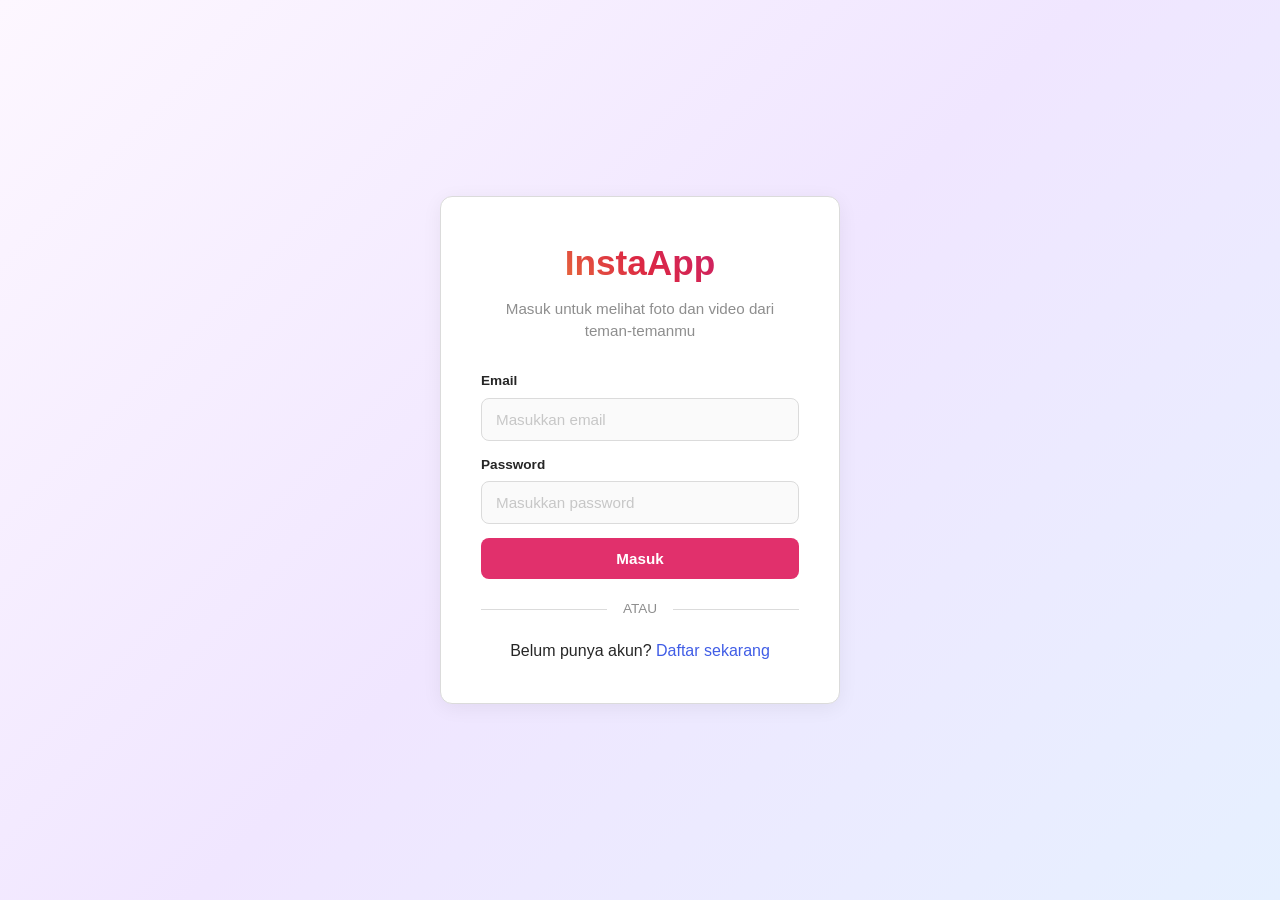
<file: public/index.html>
<!DOCTYPE html>
<html lang="id">
<head>
    <meta charset="UTF-8">
    <meta name="viewport" content="width=device-width, initial-scale=1.0">
    <title>InstaApp - Login</title>
    <link rel="stylesheet" href="assets/css/style.css">
</head>
<body>
    <div class="auth-container">
        <div class="auth-box">
            <h1 class="auth-box__logo">InstaApp</h1>
            <p class="auth-box__subtitle">Masuk untuk melihat foto dan video dari teman-temanmu</p>

            <div id="alert" class="alert"></div>

            <form id="loginForm">
                <div class="form-group">
                    <label for="email">Email</label>
                    <input type="email" id="email" class="form-input" placeholder="Masukkan email" required>
                </div>
                <div class="form-group">
                    <label for="password">Password</label>
                    <input type="password" id="password" class="form-input" placeholder="Masukkan password" required>
                </div>
                <button type="submit" class="btn btn-primary" id="loginBtn">Masuk</button>
            </form>

            <div class="auth-box__divider">ATAU</div>

            <p>Belum punya akun? <a href="register.html">Daftar sekarang</a></p>
        </div>
    </div>

    <script src="assets/js/app.js"></script>
    <script>
        document.getElementById('loginForm').addEventListener('submit', async function(e) {
            e.preventDefault();
            const btn = document.getElementById('loginBtn');
            btn.disabled = true;
            btn.innerHTML = '<span class="spinner"></span> Memproses...';

            try {
                const res = await api.login(
                    document.getElementById('email').value,
                    document.getElementById('password').value
                );

                if (res.error) {
                    showAlert(res.error, 'error');
                } else {
                    showAlert('Login berhasil! Mengalihkan...', 'success');
                    setTimeout(() => window.location.href = 'feed.html', 800);
                }
            } catch (err) {
                showAlert('Terjadi kesalahan, coba lagi', 'error');
            }

            btn.disabled = false;
            btn.textContent = 'Masuk';
        });
    </script>
</body>
</html>
</file>
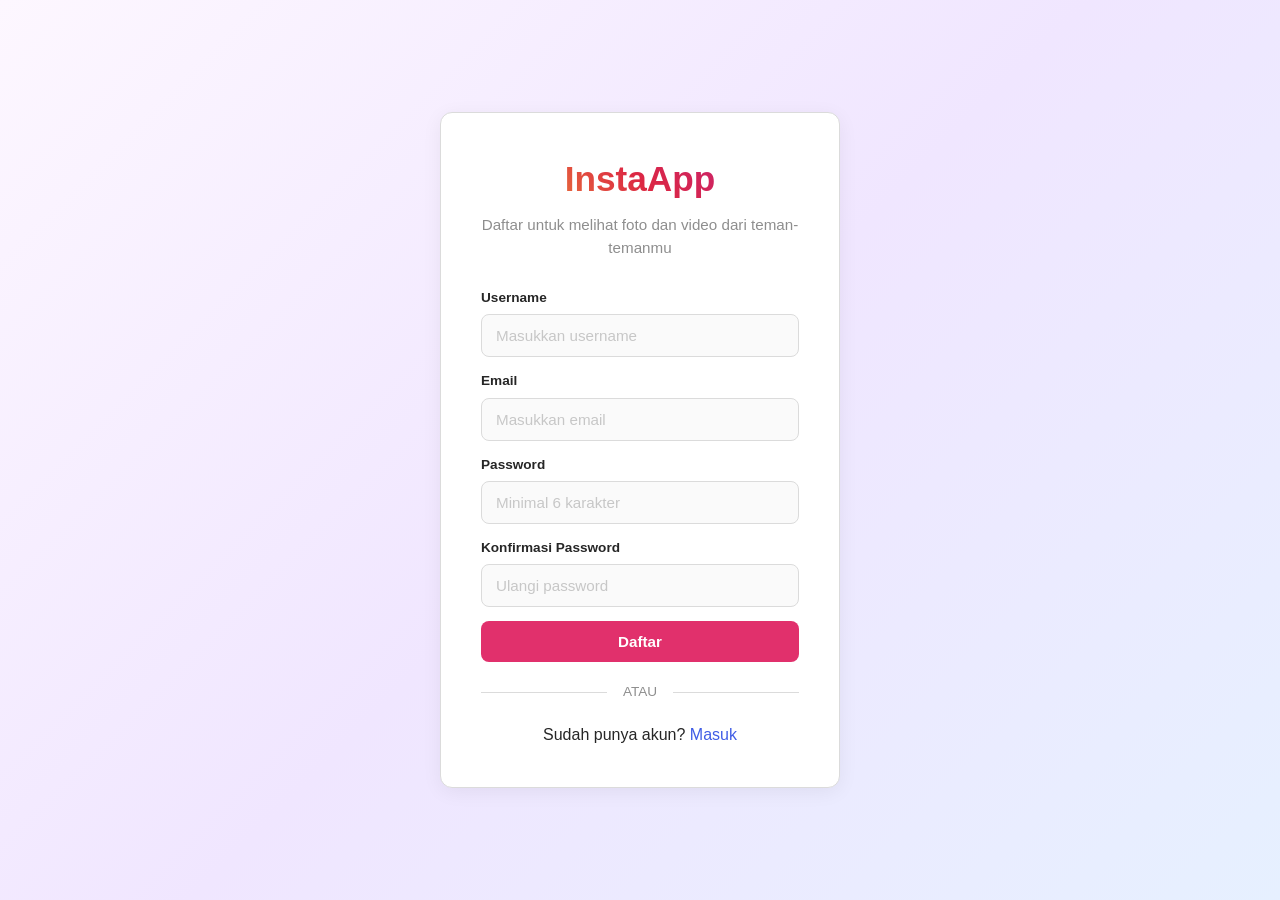
<file: public/register.html>
<!DOCTYPE html>
<html lang="id">
<head>
    <meta charset="UTF-8">
    <meta name="viewport" content="width=device-width, initial-scale=1.0">
    <title>InstaApp - Daftar</title>
    <link rel="stylesheet" href="assets/css/style.css">
</head>
<body>
    <div class="auth-container">
        <div class="auth-box">
            <h1 class="auth-box__logo">InstaApp</h1>
            <p class="auth-box__subtitle">Daftar untuk melihat foto dan video dari teman-temanmu</p>

            <div id="alert" class="alert"></div>

            <form id="registerForm">
                <div class="form-group">
                    <label for="username">Username</label>
                    <input type="text" id="username" class="form-input" placeholder="Masukkan username" required>
                </div>
                <div class="form-group">
                    <label for="email">Email</label>
                    <input type="email" id="email" class="form-input" placeholder="Masukkan email" required>
                </div>
                <div class="form-group">
                    <label for="password">Password</label>
                    <input type="password" id="password" class="form-input" placeholder="Minimal 6 karakter" required minlength="6">
                </div>
                <div class="form-group">
                    <label for="confirmPassword">Konfirmasi Password</label>
                    <input type="password" id="confirmPassword" class="form-input" placeholder="Ulangi password" required>
                </div>
                <button type="submit" class="btn btn-primary" id="registerBtn">Daftar</button>
            </form>

            <div class="auth-box__divider">ATAU</div>

            <p>Sudah punya akun? <a href="index.html">Masuk</a></p>
        </div>
    </div>

    <script src="assets/js/app.js"></script>
    <script>
        document.getElementById('registerForm').addEventListener('submit', async function(e) {
            e.preventDefault();

            const password = document.getElementById('password').value;
            const confirmPassword = document.getElementById('confirmPassword').value;

            if (password !== confirmPassword) {
                showAlert('Password tidak cocok', 'error');
                return;
            }

            const btn = document.getElementById('registerBtn');
            btn.disabled = true;
            btn.innerHTML = '<span class="spinner"></span> Memproses...';

            try {
                const res = await api.register(
                    document.getElementById('username').value,
                    document.getElementById('email').value,
                    password
                );

                if (res.error) {
                    showAlert(res.error, 'error');
                } else {
                    showAlert('Registrasi berhasil! Mengalihkan ke login...', 'success');
                    setTimeout(() => window.location.href = 'index.html', 1200);
                }
            } catch (err) {
                showAlert('Terjadi kesalahan, coba lagi', 'error');
            }

            btn.disabled = false;
            btn.textContent = 'Daftar';
        });
    </script>
</body>
</html>
</file>
<file: public/assets/css/style.css>
/* ============================================
   InstaApp - Main Stylesheet
   ============================================ */

/* --- Reset & Base --- */
* {
    margin: 0;
    padding: 0;
    box-sizing: border-box;
}

:root {
    --primary: #E1306C;
    --primary-dark: #c2255c;
    --secondary: #405DE6;
    --bg: #FAFAFA;
    --card: #FFFFFF;
    --text: #262626;
    --text-light: #8E8E8E;
    --border: #DBDBDB;
    --danger: #ED4956;
    --success: #58c322;
    --gradient: linear-gradient(45deg, #f09433, #e6683c, #dc2743, #cc2366, #bc1888);
}

body {
    font-family: -apple-system, BlinkMacSystemFont, 'Segoe UI', Roboto, Helvetica, Arial, sans-serif;
    background-color: var(--bg);
    color: var(--text);
    line-height: 1.5;
    min-height: 100vh;
}

a {
    text-decoration: none;
    color: var(--secondary);
}

a:hover {
    text-decoration: underline;
}

img {
    max-width: 100%;
    display: block;
}

/* --- Auth Pages (Login & Register) --- */
.auth-container {
    display: flex;
    justify-content: center;
    align-items: center;
    min-height: 100vh;
    padding: 20px;
    background: linear-gradient(135deg, #fdf7ff 0%, #f0e6ff 50%, #e6f0ff 100%);
}

.auth-box {
    background: var(--card);
    border: 1px solid var(--border);
    border-radius: 12px;
    padding: 40px;
    width: 100%;
    max-width: 400px;
    text-align: center;
    box-shadow: 0 4px 20px rgba(0, 0, 0, 0.06);
}

.auth-box__logo {
    font-size: 2.2rem;
    font-weight: 700;
    background: var(--gradient);
    -webkit-background-clip: text;
    -webkit-text-fill-color: transparent;
    background-clip: text;
    margin-bottom: 8px;
}

.auth-box__subtitle {
    color: var(--text-light);
    font-size: 0.95rem;
    margin-bottom: 28px;
}

.auth-box__divider {
    display: flex;
    align-items: center;
    margin: 20px 0;
    color: var(--text-light);
    font-size: 0.85rem;
}

.auth-box__divider::before,
.auth-box__divider::after {
    content: '';
    flex: 1;
    border-bottom: 1px solid var(--border);
}

.auth-box__divider::before {
    margin-right: 16px;
}

.auth-box__divider::after {
    margin-left: 16px;
}

/* --- Form Elements --- */
.form-group {
    margin-bottom: 14px;
    text-align: left;
}

.form-group label {
    display: block;
    font-size: 0.85rem;
    font-weight: 600;
    margin-bottom: 6px;
    color: var(--text);
}

.form-input {
    width: 100%;
    padding: 12px 14px;
    border: 1px solid var(--border);
    border-radius: 8px;
    font-size: 0.95rem;
    background: #FAFAFA;
    transition: border-color 0.2s, box-shadow 0.2s;
    outline: none;
}

.form-input:focus {
    border-color: var(--primary);
    box-shadow: 0 0 0 3px rgba(225, 48, 108, 0.1);
    background: #fff;
}

.form-input::placeholder {
    color: #c7c7c7;
}

/* --- Buttons --- */
.btn {
    display: inline-block;
    padding: 12px 24px;
    border: none;
    border-radius: 8px;
    font-size: 0.95rem;
    font-weight: 600;
    cursor: pointer;
    transition: all 0.2s;
    text-align: center;
    width: 100%;
}

.btn-primary {
    background: var(--primary);
    color: #fff;
}

.btn-primary:hover {
    background: var(--primary-dark);
    transform: translateY(-1px);
    box-shadow: 0 4px 12px rgba(225, 48, 108, 0.3);
}

.btn-primary:active {
    transform: translateY(0);
}

.btn-primary:disabled {
    opacity: 0.6;
    cursor: not-allowed;
    transform: none;
    box-shadow: none;
}

.btn-outline {
    background: transparent;
    color: var(--primary);
    border: 1px solid var(--primary);
}

.btn-outline:hover {
    background: rgba(225, 48, 108, 0.05);
}

.btn-danger {
    background: var(--danger);
    color: #fff;
}

.btn-danger:hover {
    background: #d63040;
}

.btn-sm {
    padding: 6px 14px;
    font-size: 0.85rem;
    width: auto;
}

/* --- Navbar --- */
.navbar {
    background: var(--card);
    border-bottom: 1px solid var(--border);
    position: sticky;
    top: 0;
    z-index: 100;
    padding: 0 20px;
}

.navbar__inner {
    display: flex;
    justify-content: space-between;
    align-items: center;
    max-width: 960px;
    margin: 0 auto;
    height: 60px;
}

.navbar__logo {
    font-size: 1.5rem;
    font-weight: 700;
    background: var(--gradient);
    -webkit-background-clip: text;
    -webkit-text-fill-color: transparent;
    background-clip: text;
}

.navbar__links {
    display: flex;
    align-items: center;
    gap: 20px;
}

.navbar__link {
    color: var(--text);
    font-size: 0.9rem;
    font-weight: 500;
    padding: 8px 12px;
    border-radius: 8px;
    transition: background 0.2s;
}

.navbar__link:hover {
    background: var(--bg);
    text-decoration: none;
}

.navbar__link--active {
    color: var(--primary);
}

.navbar__link--logout {
    color: var(--danger);
}

/* --- Layout --- */
.container {
    max-width: 640px;
    margin: 0 auto;
    padding: 20px;
}

/* --- Post Card --- */
.post-card {
    background: var(--card);
    border: 1px solid var(--border);
    border-radius: 12px;
    margin-bottom: 24px;
    overflow: hidden;
}

.post-card__header {
    display: flex;
    align-items: center;
    padding: 14px 16px;
    gap: 12px;
}

.post-card__avatar {
    width: 36px;
    height: 36px;
    border-radius: 50%;
    object-fit: cover;
    border: 2px solid var(--border);
}

.post-card__username {
    font-weight: 600;
    font-size: 0.9rem;
    color: var(--text);
}

.post-card__username:hover {
    text-decoration: none;
}

.post-card__time {
    font-size: 0.75rem;
    color: var(--text-light);
}

.post-card__delete {
    margin-left: auto;
    background: none;
    border: none;
    color: var(--text-light);
    cursor: pointer;
    font-size: 1.1rem;
    padding: 4px 8px;
    border-radius: 6px;
    transition: all 0.2s;
}

.post-card__delete:hover {
    color: var(--danger);
    background: rgba(237, 73, 86, 0.08);
}

.post-card__image {
    width: 100%;
    aspect-ratio: 1 / 1;
    object-fit: cover;
}

.post-card__actions {
    display: flex;
    gap: 14px;
    padding: 12px 16px 4px;
}

.post-card__action-btn {
    background: none;
    border: none;
    cursor: pointer;
    font-size: 1.4rem;
    color: var(--text);
    transition: transform 0.15s;
    padding: 0;
    line-height: 1;
}

.post-card__action-btn:hover {
    transform: scale(1.15);
}

.post-card__action-btn--liked {
    color: var(--danger);
}

.post-card__likes {
    padding: 0 16px;
    font-weight: 600;
    font-size: 0.9rem;
}

.post-card__caption {
    padding: 8px 16px;
    font-size: 0.9rem;
}

.post-card__caption strong {
    margin-right: 6px;
}

/* --- Comments Section --- */
.post-card__comments {
    padding: 4px 16px 12px;
}

.comment {
    display: flex;
    align-items: flex-start;
    gap: 8px;
    margin-bottom: 8px;
    font-size: 0.85rem;
}

.comment__username {
    font-weight: 600;
    color: var(--text);
    white-space: nowrap;
}

.comment__text {
    color: var(--text);
    word-break: break-word;
}

.comment__delete {
    margin-left: auto;
    background: none;
    border: none;
    color: var(--text-light);
    cursor: pointer;
    font-size: 0.75rem;
    opacity: 0;
    transition: opacity 0.2s;
}

.comment:hover .comment__delete {
    opacity: 1;
}

.comment__delete:hover {
    color: var(--danger);
}

.comment-form {
    display: flex;
    gap: 8px;
    padding: 12px 16px;
    border-top: 1px solid var(--border);
}

.comment-form input {
    flex: 1;
    border: none;
    outline: none;
    font-size: 0.9rem;
    padding: 4px 0;
}

.comment-form button {
    background: none;
    border: none;
    color: var(--secondary);
    font-weight: 600;
    cursor: pointer;
    font-size: 0.9rem;
    opacity: 0.5;
    transition: opacity 0.2s;
}

.comment-form button:hover {
    opacity: 1;
}

/* --- Create Post Page --- */
.create-post {
    background: var(--card);
    border: 1px solid var(--border);
    border-radius: 12px;
    padding: 24px;
    margin-top: 10px;
}

.create-post__title {
    font-size: 1.3rem;
    font-weight: 700;
    margin-bottom: 20px;
}

.image-upload {
    border: 2px dashed var(--border);
    border-radius: 12px;
    padding: 40px 20px;
    text-align: center;
    cursor: pointer;
    transition: border-color 0.2s, background 0.2s;
    margin-bottom: 16px;
    position: relative;
    overflow: hidden;
}

.image-upload:hover {
    border-color: var(--primary);
    background: rgba(225, 48, 108, 0.02);
}

.image-upload__icon {
    font-size: 3rem;
    margin-bottom: 8px;
}

.image-upload__text {
    color: var(--text-light);
    font-size: 0.9rem;
}

.image-upload input[type="file"] {
    position: absolute;
    top: 0;
    left: 0;
    width: 100%;
    height: 100%;
    opacity: 0;
    cursor: pointer;
}

.image-preview {
    width: 100%;
    max-height: 500px;
    object-fit: contain;
    border-radius: 8px;
    margin-bottom: 16px;
    display: none;
}

textarea.form-input {
    resize: vertical;
    min-height: 80px;
    font-family: inherit;
}

/* --- Profile Page --- */
.profile-header {
    background: var(--card);
    border: 1px solid var(--border);
    border-radius: 12px;
    padding: 30px;
    margin-bottom: 24px;
    display: flex;
    align-items: center;
    gap: 30px;
}

.profile-header__avatar {
    width: 100px;
    height: 100px;
    border-radius: 50%;
    object-fit: cover;
    border: 3px solid var(--border);
    flex-shrink: 0;
}

.profile-header__info h2 {
    font-size: 1.4rem;
    font-weight: 600;
    margin-bottom: 4px;
}

.profile-header__stats {
    display: flex;
    gap: 24px;
    margin: 10px 0;
    font-size: 0.9rem;
}

.profile-header__stats strong {
    font-weight: 700;
}

.profile-header__bio {
    color: var(--text);
    font-size: 0.9rem;
    margin-top: 6px;
}

/* --- Post Grid (Profile) --- */
.post-grid {
    display: grid;
    grid-template-columns: repeat(3, 1fr);
    gap: 4px;
}

.post-grid__item {
    aspect-ratio: 1 / 1;
    overflow: hidden;
    border-radius: 4px;
    cursor: pointer;
    position: relative;
}

.post-grid__item img {
    width: 100%;
    height: 100%;
    object-fit: cover;
    transition: transform 0.2s;
}

.post-grid__item:hover img {
    transform: scale(1.05);
}

/* --- Alert Messages --- */
.alert {
    padding: 12px 16px;
    border-radius: 8px;
    font-size: 0.9rem;
    margin-bottom: 16px;
    display: none;
}

.alert--error {
    background: #FEEEF0;
    color: var(--danger);
    border: 1px solid rgba(237, 73, 86, 0.2);
}

.alert--success {
    background: #eefbee;
    color: var(--success);
    border: 1px solid rgba(88, 195, 34, 0.2);
}

.alert--show {
    display: block;
}

/* --- Loading Spinner --- */
.spinner {
    display: inline-block;
    width: 18px;
    height: 18px;
    border: 2px solid rgba(255, 255, 255, 0.3);
    border-top-color: #fff;
    border-radius: 50%;
    animation: spin 0.6s linear infinite;
    vertical-align: middle;
}

@keyframes spin {
    to { transform: rotate(360deg); }
}

/* --- Empty State --- */
.empty-state {
    text-align: center;
    padding: 60px 20px;
    color: var(--text-light);
}

.empty-state__icon {
    font-size: 3rem;
    margin-bottom: 12px;
}

.empty-state__text {
    font-size: 1rem;
}

/* --- Responsive --- */
@media (max-width: 640px) {
    .container {
        padding: 12px;
    }

    .auth-box {
        padding: 28px 20px;
        border-radius: 0;
        border: none;
        box-shadow: none;
    }

    .profile-header {
        flex-direction: column;
        text-align: center;
        padding: 24px 16px;
    }

    .profile-header__stats {
        justify-content: center;
    }

    .navbar__links {
        gap: 12px;
    }

    .navbar__link {
        font-size: 0.8rem;
        padding: 6px 8px;
    }
}

/* --- Animations & Polish --- */
@keyframes fadeInUp {
    from {
        opacity: 0;
        transform: translateY(20px);
    }
    to {
        opacity: 1;
        transform: translateY(0);
    }
}

@keyframes likeAnimation {
    0% { transform: scale(1); }
    25% { transform: scale(1.3); }
    50% { transform: scale(0.95); }
    100% { transform: scale(1); }
}

.post-card {
    animation: fadeInUp 0.4s ease-out;
}

.post-card:hover {
    box-shadow: 0 4px 16px rgba(0, 0, 0, 0.08);
    transition: box-shadow 0.3s ease;
}

.post-card__action-btn--liked {
    animation: likeAnimation 0.4s ease;
}

.auth-box {
    animation: fadeInUp 0.5s ease-out;
}

.create-post {
    animation: fadeInUp 0.4s ease-out;
}

.profile-header {
    animation: fadeInUp 0.4s ease-out;
}

/* Smooth image load */
.post-card__image {
    background: linear-gradient(135deg, #f0f0f0, #e0e0e0);
    transition: opacity 0.3s ease;
}

/* Navbar shadow saat scroll */
.navbar {
    transition: box-shadow 0.3s ease;
}

.navbar--scrolled {
    box-shadow: 0 2px 12px rgba(0, 0, 0, 0.08);
}
</file>
